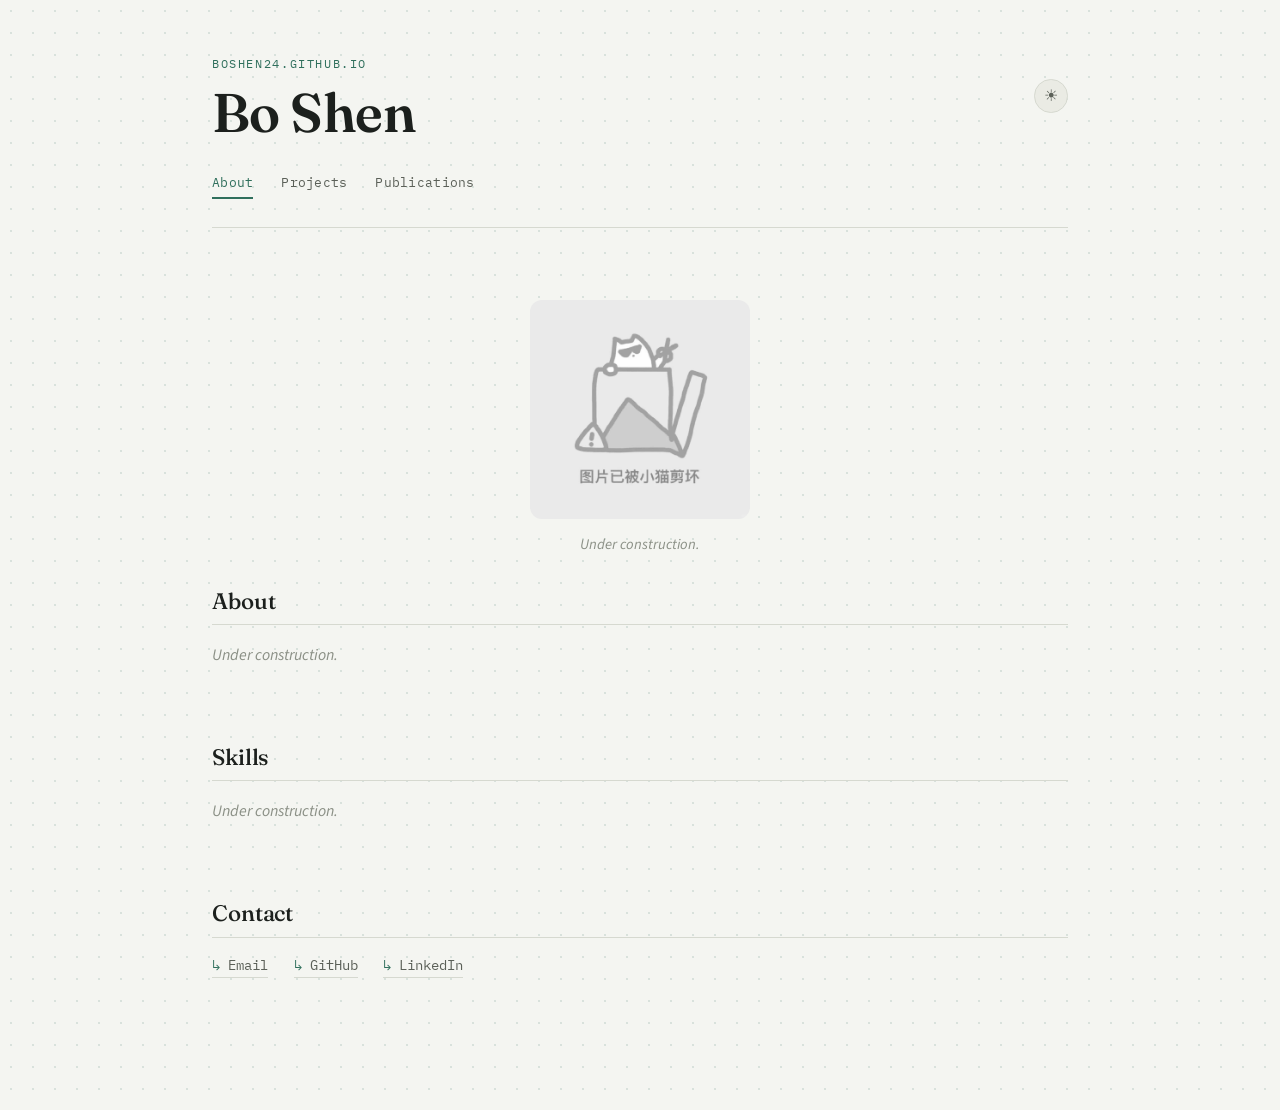
<file: index.html>
<!DOCTYPE html>
<html lang="en">
<head>
<meta charset="UTF-8">
<meta name="viewport" content="width=device-width, initial-scale=1">
<title>Bo Shen</title>
<link rel="preconnect" href="https://fonts.googleapis.com">
<link rel="preconnect" href="https://fonts.gstatic.com" crossorigin>
<link href="https://fonts.googleapis.com/css2?family=Fraunces:opsz,wght@9..144,500;9..144,600&family=Source+Sans+3:wght@400;600&family=IBM+Plex+Mono:wght@400;500&display=swap" rel="stylesheet">
<link rel="stylesheet" href="style.css">
<script src="theme.js"></script>
</head>
<body>
<main>
  <header>
    <span class="kicker">boshen24.github.io</span>
    <div class="header-top">
      <h1>Bo Shen</h1>
      <button class="theme-toggle" type="button" aria-label="Toggle light/dark theme">☀</button>
    </div>
    <p class="tagline"><!-- 一句话简介，例如职称/研究方向 --></p>
    <nav>
      <a href="index.html" class="active">About</a>
      <a href="projects.html">Projects</a>
      <a href="publications.html">Publications</a>
    </nav>
  </header>

  <div class="construction">
    <img class="construction-art" src="assets/broken_image.jpg" alt="Under construction" width="220">
    <p class="construction-text">Under construction.</p>
  </div>

  <section id="about">
    <h2>About</h2>
    <p class="placeholder">Under construction.</p>
  </section>

  <section id="skills">
    <h2>Skills</h2>
    <p class="placeholder">Under construction.</p>
  </section>

  <section id="contact">
    <h2>Contact</h2>
    <div class="links">
      <!-- 替换成真实链接，例如: <a href="mailto:you@example.com">Email</a> -->
      <a href="#">Email</a>
      <a href="#">GitHub</a>
      <a href="#">LinkedIn</a>
    </div>
  </section>
</main>
</body>
</html>
</file>
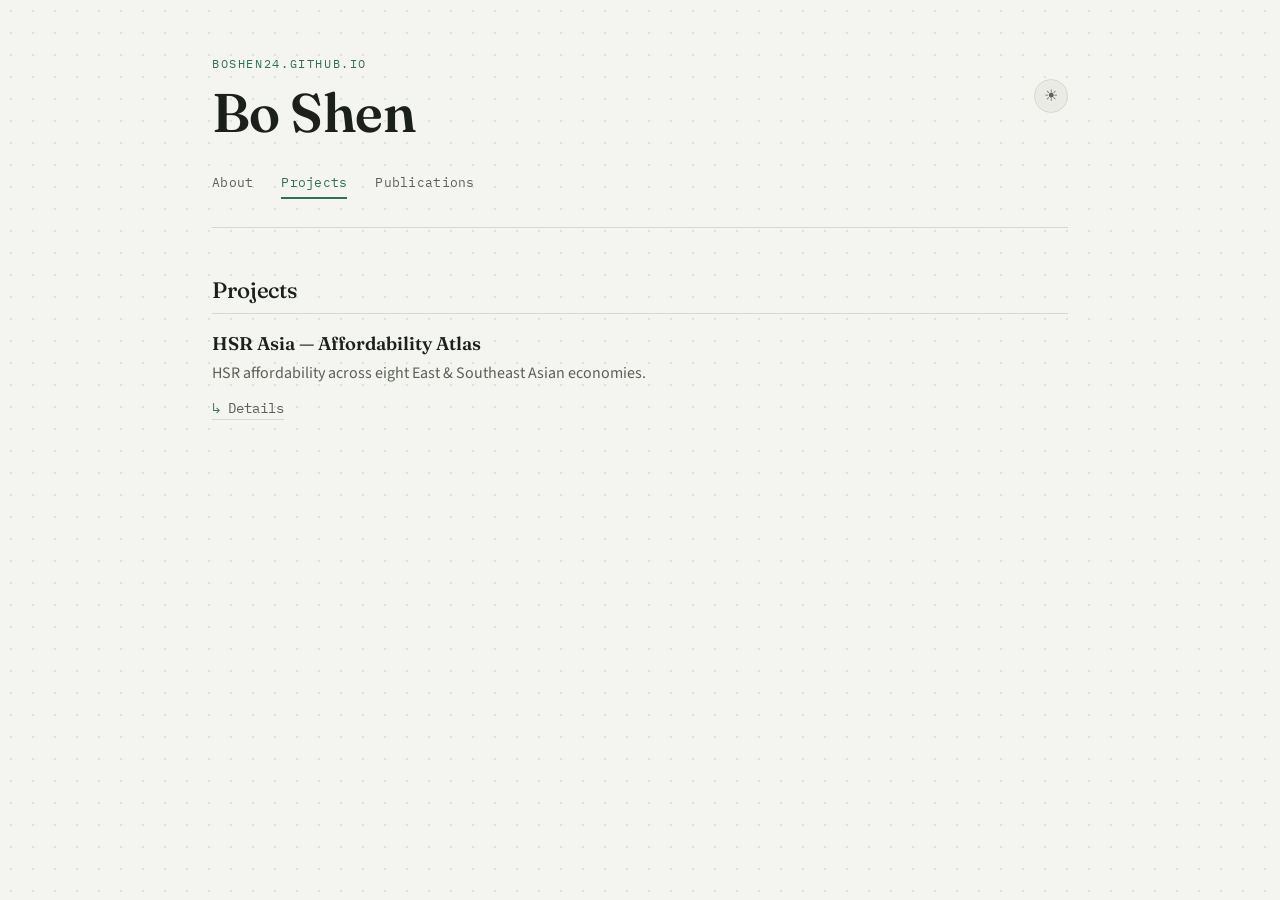
<file: projects.html>
<!DOCTYPE html>
<html lang="en">
<head>
<meta charset="UTF-8">
<meta name="viewport" content="width=device-width, initial-scale=1">
<title>Bo Shen - Projects</title>
<link rel="preconnect" href="https://fonts.googleapis.com">
<link rel="preconnect" href="https://fonts.gstatic.com" crossorigin>
<link href="https://fonts.googleapis.com/css2?family=Fraunces:opsz,wght@9..144,500;9..144,600&family=Source+Sans+3:wght@400;600&family=IBM+Plex+Mono:wght@400;500&display=swap" rel="stylesheet">
<link rel="stylesheet" href="style.css">
<script src="theme.js"></script>
</head>
<body>
<main>
  <header>
    <span class="kicker">boshen24.github.io</span>
    <div class="header-top">
      <h1>Bo Shen</h1>
      <button class="theme-toggle" type="button" aria-label="Toggle light/dark theme">☀</button>
    </div>
    <nav>
      <a href="index.html">About</a>
      <a href="projects.html" class="active">Projects</a>
      <a href="publications.html">Publications</a>
    </nav>
  </header>

  <section id="projects">
    <h2>Projects</h2>
    <div class="project">
      <h3>HSR Asia — Affordability Atlas</h3>
      <p>HSR affordability across eight East &amp; Southeast Asian economies.</p>
      <div class="links"><a href="hsr-asia.html">Details</a></div>
    </div>
  </section>
</main>
</body>
</html>
</file>
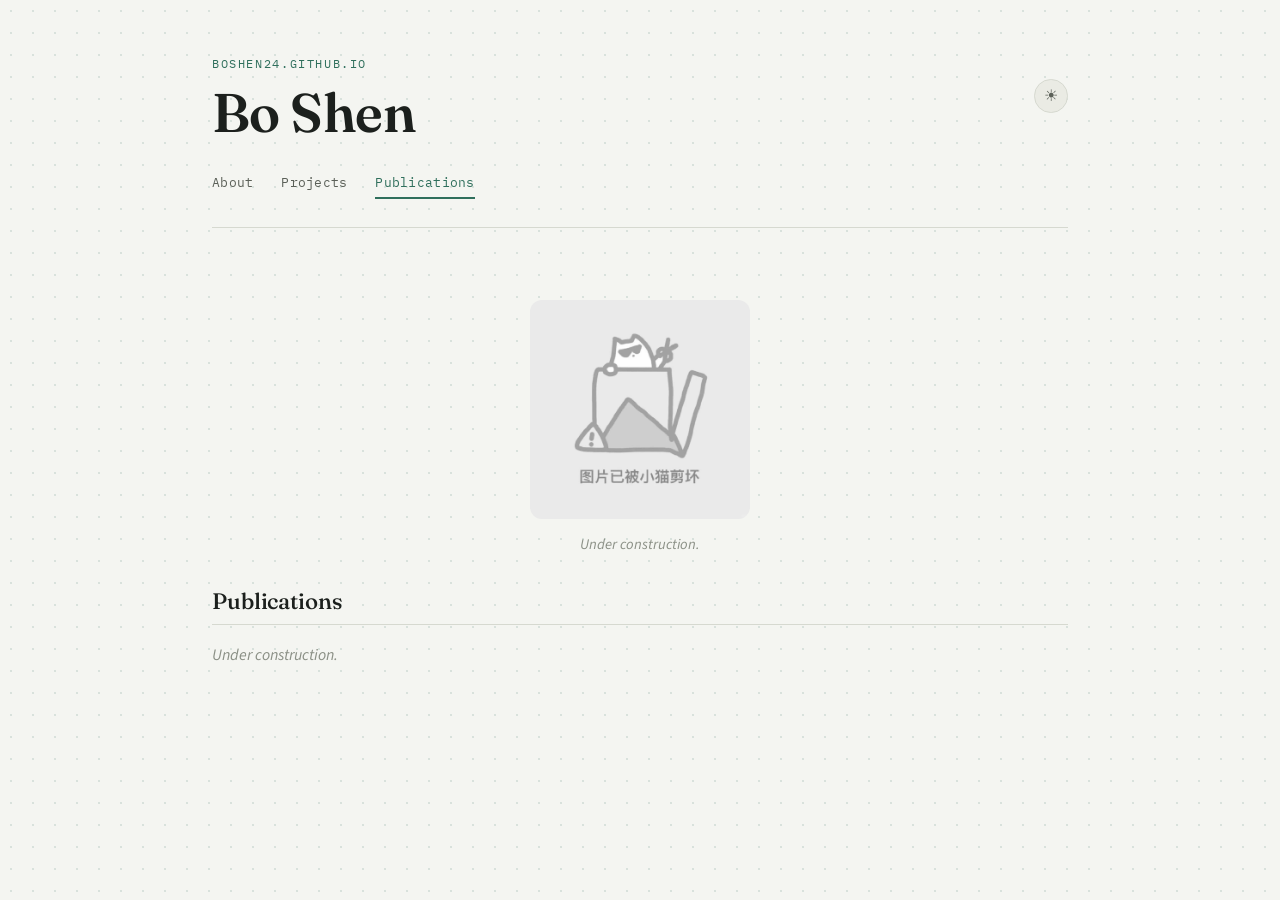
<file: publications.html>
<!DOCTYPE html>
<html lang="en">
<head>
<meta charset="UTF-8">
<meta name="viewport" content="width=device-width, initial-scale=1">
<title>Bo Shen - Publications</title>
<link rel="preconnect" href="https://fonts.googleapis.com">
<link rel="preconnect" href="https://fonts.gstatic.com" crossorigin>
<link href="https://fonts.googleapis.com/css2?family=Fraunces:opsz,wght@9..144,500;9..144,600&family=Source+Sans+3:wght@400;600&family=IBM+Plex+Mono:wght@400;500&display=swap" rel="stylesheet">
<link rel="stylesheet" href="style.css">
<script src="theme.js"></script>
</head>
<body>
<main>
  <header>
    <span class="kicker">boshen24.github.io</span>
    <div class="header-top">
      <h1>Bo Shen</h1>
      <button class="theme-toggle" type="button" aria-label="Toggle light/dark theme">☀</button>
    </div>
    <nav>
      <a href="index.html">About</a>
      <a href="projects.html">Projects</a>
      <a href="publications.html" class="active">Publications</a>
    </nav>
  </header>

  <div class="construction">
    <img class="construction-art" src="assets/broken_image.jpg" alt="Under construction" width="220">
    <p class="construction-text">Under construction.</p>
  </div>

  <section id="publications">
    <h2>Publications</h2>
    <p class="placeholder">Under construction.</p>
  </section>
</main>
</body>
</html>
</file>
<file: style.css>
:root {
  --bg: #f4f5f1;
  --bg-raised: #eaebe4;
  --ink: #1c201d;
  --ink-soft: #5b6058;
  --ink-faint: #8b9086;
  --accent: #2f6f5c;
  --accent-soft: #dce8e2;
  --line: #d6d9d0;
  --dot: rgba(47, 111, 92, 0.14);
}

@media (prefers-color-scheme: dark) {
  :root {
    --bg: #12151a;
    --bg-raised: #191d23;
    --ink: #e7e9e4;
    --ink-soft: #93998f;
    --ink-faint: #5d6359;
    --accent: #5fbfa0;
    --accent-soft: #1e2b27;
    --line: #262c29;
    --dot: rgba(95, 191, 160, 0.16);
  }
}

:root[data-theme="dark"] {
  --bg: #12151a;
  --bg-raised: #191d23;
  --ink: #e7e9e4;
  --ink-soft: #93998f;
  --ink-faint: #5d6359;
  --accent: #5fbfa0;
  --accent-soft: #1e2b27;
  --line: #262c29;
  --dot: rgba(95, 191, 160, 0.16);
}

:root[data-theme="light"] {
  --bg: #f4f5f1;
  --bg-raised: #eaebe4;
  --ink: #1c201d;
  --ink-soft: #5b6058;
  --ink-faint: #8b9086;
  --accent: #2f6f5c;
  --accent-soft: #dce8e2;
  --line: #d6d9d0;
  --dot: rgba(47, 111, 92, 0.14);
}

* { box-sizing: border-box; }

html, body {
  margin: 0;
  min-height: 100%;
}

body {
  background-color: var(--bg);
  background-image:
    radial-gradient(circle, var(--dot) 1px, transparent 1.4px);
  background-size: 22px 22px;
  color: var(--ink);
  font-family: "Source Sans 3", -apple-system, "Segoe UI", Roboto, Helvetica, Arial, sans-serif;
  -webkit-font-smoothing: antialiased;
}

@media (prefers-reduced-motion: no-preference) {
  a, button.theme-toggle {
    transition: color 0.15s ease, border-color 0.15s ease, background-color 0.15s ease;
  }
}

main {
  max-width: 920px;
  margin: 0 auto;
  padding: 3.5rem 2rem 5rem;
}

header {
  margin-bottom: 3rem;
  padding-bottom: 1.75rem;
  border-bottom: 1px solid var(--line);
  position: relative;
}

.header-top {
  display: flex;
  justify-content: space-between;
  align-items: flex-start;
  gap: 1rem;
}

h1 {
  font-family: "Fraunces", Georgia, "Times New Roman", serif;
  font-optical-sizing: auto;
  font-size: clamp(2.4rem, 8vw, 3.4rem);
  font-weight: 600;
  letter-spacing: -0.01em;
  margin: 0;
  text-wrap: balance;
  color: var(--ink);
}

.tagline {
  color: var(--ink-soft);
  font-size: 1.05rem;
  margin: 0.6rem 0 0;
  max-width: 40ch;
}

.theme-toggle {
  flex: 0 0 auto;
  width: 2.1rem;
  height: 2.1rem;
  border-radius: 50%;
  border: 1px solid var(--line);
  background: var(--bg-raised);
  color: var(--ink-soft);
  font-size: 1rem;
  line-height: 1;
  cursor: pointer;
  display: flex;
  align-items: center;
  justify-content: center;
}

.theme-toggle:hover {
  color: var(--ink);
  border-color: var(--accent);
}

.theme-toggle:focus-visible {
  outline: 2px solid var(--accent);
  outline-offset: 2px;
}

nav {
  display: flex;
  gap: 1.75rem;
  margin-top: 1.75rem;
  flex-wrap: wrap;
  font-family: "IBM Plex Mono", "SFMono-Regular", Consolas, monospace;
  font-size: 0.82rem;
  letter-spacing: 0.02em;
}

nav a {
  color: var(--ink-soft);
  text-decoration: none;
  padding-bottom: 0.35rem;
  border-bottom: 2px solid transparent;
}

nav a:hover {
  color: var(--ink);
}

nav a:focus-visible {
  outline: 2px solid var(--accent);
  outline-offset: 2px;
}

nav a.active {
  color: var(--accent);
  border-bottom-color: var(--accent);
}

section {
  margin-bottom: 3.25rem;
}

.kicker {
  display: block;
  font-family: "IBM Plex Mono", "SFMono-Regular", Consolas, monospace;
  font-size: 0.72rem;
  letter-spacing: 0.14em;
  text-transform: uppercase;
  color: var(--accent);
  margin: 0 0 0.5rem;
}

h2 {
  font-family: "Fraunces", Georgia, serif;
  font-weight: 500;
  font-size: 1.4rem;
  letter-spacing: -0.005em;
  color: var(--ink);
  margin: 0 0 1.1rem;
  padding-bottom: 0.6rem;
  border-bottom: 1px solid var(--line);
}

.placeholder {
  color: var(--ink-faint);
  font-style: italic;
  min-height: 3rem;
  line-height: 1.6;
  max-width: 68ch;
}

.construction {
  display: flex;
  flex-direction: column;
  align-items: center;
  gap: 0.9rem;
  padding: 1.5rem 0 2rem;
  text-align: center;
}

.construction-art {
  max-width: 100%;
  height: auto;
  border-radius: 12px;
}

.construction-text {
  color: var(--ink-faint);
  font-style: italic;
  font-size: 0.92rem;
  margin: 0;
}

.project h3 {
  font-family: "Fraunces", Georgia, serif;
  font-weight: 600;
  font-size: 1.15rem;
  margin: 0 0 .4rem;
  color: var(--ink);
}

.project p {
  color: var(--ink-soft);
  line-height: 1.6;
  max-width: 68ch;
  margin: 0 0 .7rem;
}

.links {
  display: flex;
  gap: 1.6rem;
  flex-wrap: wrap;
  font-family: "IBM Plex Mono", "SFMono-Regular", Consolas, monospace;
  font-size: 0.9rem;
}

.links a {
  color: var(--ink-soft);
  text-decoration: none;
  border-bottom: 1px solid var(--line);
  padding-bottom: 0.15rem;
}

.links a::before {
  content: "↳ ";
  color: var(--accent);
}

.links a:hover {
  color: var(--ink);
  border-color: var(--accent);
}

.links a:focus-visible {
  outline: 2px solid var(--accent);
  outline-offset: 2px;
}
</file>
